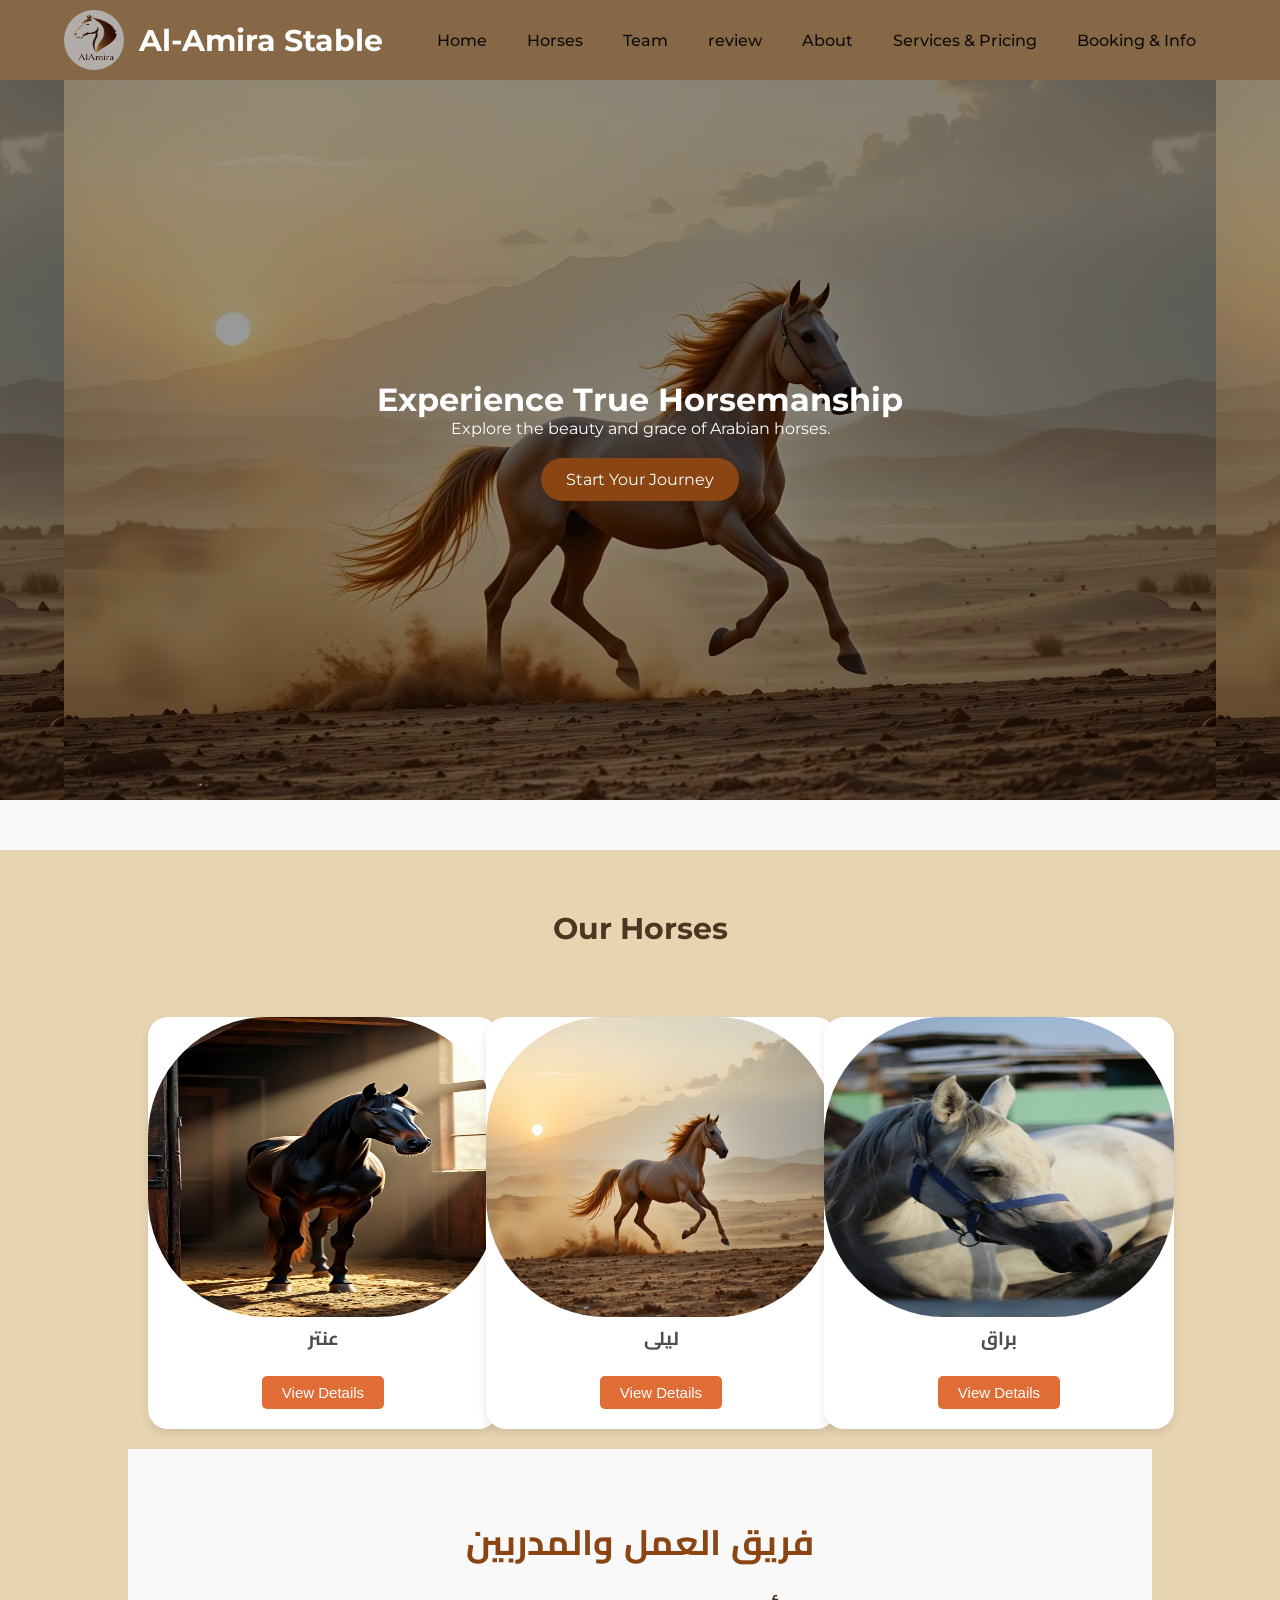
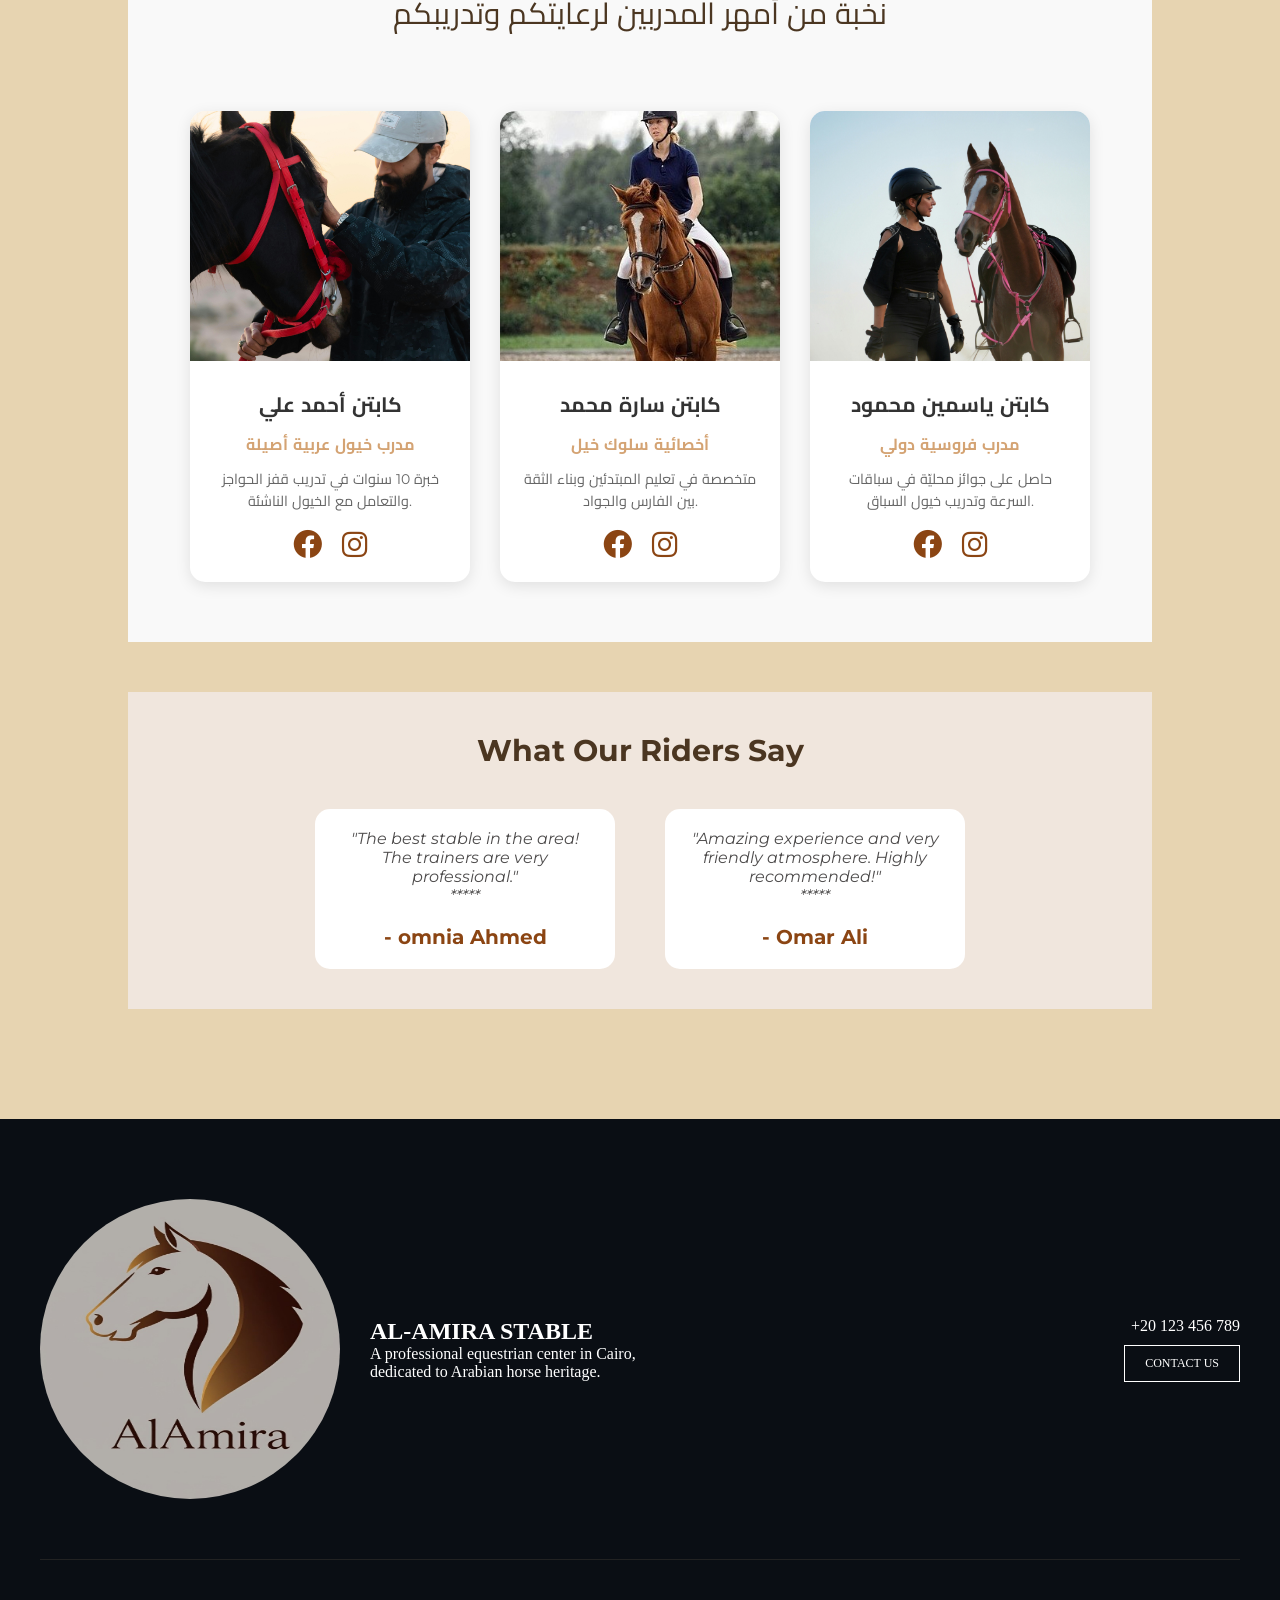
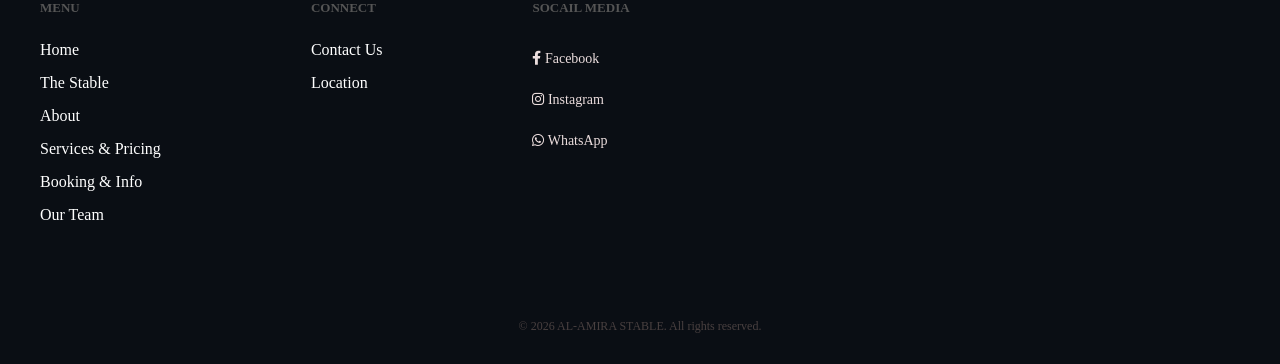
<file: index.html>
<!DOCTYPE html>
<html lang="en">
<head>
    <meta charset="UTF-8">
    <meta name="viewport" content="width=device-width, initial-scale=1.0">
    <link href="https://fonts.googleapis.com/css2?family=Cairo:wght@400;700&family=Montserrat:wght@400;700&display=swap" rel="stylesheet">
    <title>Home - Al-Amira Stable</title>
    <link rel="stylesheet" href="https://cdnjs.cloudflare.com/ajax/libs/font-awesome/6.0.0/css/all.min.css">
    <link rel="stylesheet" href="style.css">
</head>
<body>
    <nav class="navbar">
        <div class="brand">
            <img src="logo.jpg.jpeg" alt="" class="logo-img">
            <div class="logo">Al-Amira Stable</div>
        </div>
        <div class="menu-toggle">
            <i class="fas fa-bars"></i>
        </div>
        <ul class="nav-links">
            <li><a href="index.html">Home</a></li>
            <li><a href="#horsees">Horses</a></li>
            <li><a href="#team">Team</a></li>
            <li><a href="#review">review</a></li> 
            <li><a href="about.html">About</a></li>
            <li><a href="service.html">Services & Pricing</a></li>
            <li><a href="contact.html">Booking & Info</a></li>
        </ul>
        
    </nav>
    <header class="hero">
        <h1>Experience True Horsemanship</h1>
        <p>Explore the beauty and grace of Arabian horses.</p>
        <a href="contact.html" class="btn">Start Your Journey</a>
    </header>
    <main class="container">
        <section id="horsees">
   <h2 class="section-title">Our Horses</h2>
    <div class="horses-grid">
        <div class="horse-card">
            <img src="black horse.jpeg" alt="" class="horse-img">
            <h3>عنتر</h3>
            <a href="antar.html">
            <button class="btn-details">View Details</button></a>
        </div>
        <div class="horse-card">
            <img src="hourse-image-jpg.jpeg"  alt="" class="horse-img">
            <h3>ليلى</h3>
            <a href="layla.html">
            <button class="btn-details">View Details</button></a>
        </div>
        <div class="horse-card">
            <img src="pexels-reem-138931776-36584974.jpg"  alt="" class="horse-img">
            <h3>براق</h3>
            <a href="boraq.html"> 
            <button class="btn-details">View Details</button></a>
        </div>
    </div>
   </section>
    <section class="team-section" id="team">
    <div class="section-title">
        <h2>فريق العمل والمدربين</h2>
        <p>نخبة من أمهر المدربين لرعايتكم وتدريبكم</p>
    </div>
    <div class="team-container">
        <div class="team-card">
            <div class="team-image">
                <img src="pexels-apollostudio-31329193.jpg" alt="مدرب خيول">
            </div>
            <div class="team-info">
                <h3>كابتن أحمد علي</h3>
                <span>مدرب خيول عربية أصيلة</span>
                <p>خبرة 10 سنوات في تدريب قفز الحواجز والتعامل مع الخيول الناشئة.</p>
                <div class="social-links">
                    <a href="#"><i class="fab fa-facebook"></i></a>
                    <a href="#"><i class="fab fa-instagram"></i></a>
                </div>
            </div>
        </div>
        <div class="team-card">
            <div class="team-image">
                <img src="tran3.jpeg" alt="مدربة خيول">
            </div>
            <div class="team-info">
                <h3>كابتن سارة محمد</h3>
                <span>أخصائية سلوك خيل</span>
                <p>متخصصة في تعليم المبتدئين وبناء الثقة بين الفارس والجواد.</p>
                <div class="social-links">
                    <a href="#"><i class="fab fa-facebook"></i></a>
                    <a href="#"><i class="fab fa-instagram"></i></a>
                </div>
            </div>
        </div>
        <div class="team-card">
            <div class="team-image">
                <img src="pexels-abdullatif-mirza-394878769-33466952.jpg" alt="مدرب خيول">
            </div>
            <div class="team-info">
                <h3>كابتن ياسمين محمود</h3>
                <span>مدرب فروسية دولي</span>
                <p>حاصل على جوائز محليّة في سباقات السرعة وتدريب خيول السباق.</p>
                <div class="social-links">
                    <a href="#"><i class="fab fa-facebook"></i></a>
                    <a href="#"><i class="fab fa-instagram"></i></a>
                </div>
            </div>
        </div>
    </div>
</section>
        <section class="reviews-section" id="review">
            <h2 class="section-title">What Our Riders Say</h2>
            <div class="reviews-grid">
                <div class="review-card">
                    <p>"The best stable in the area! The trainers are very professional."</p>
                    <span>*****</span>
                    <h4>- omnia Ahmed</h4>
                </div>
                <div class="review-card">
                    <p>"Amazing experience and very friendly atmosphere. Highly recommended!"</p>
                    <span>*****</span>
                    <h4>- Omar Ali</h4>
                </div>
            </div>
        </section>
    </main>
    <footer class="footer">
    <div class="content">
        <div class="footer-row">
            <div class="footer-main">
                <img src="logo.jpg.jpeg" alt="Logo" class="footer-logo">
                <div class="footer-text">
                    <h1>AL-AMIRA STABLE</h1>
                    <p>A professional equestrian center in Cairo,<br>dedicated to Arabian horse heritage.</p>
                </div>
            </div>
            <div class="stable-contact">
                <span>+20 123 456 789</span>
                <a href="" class="footer-btn">CONTACT US</a>
            </div>
        </div>
        <div class="footer-icon">
            <div class="footer-col">
                <h3>MENU</h3>
                <a href="index.html">Home</a>
                <a href="#horees">The Stable</a>
                <a href="about.html">About</a></li>
                <a href="Service.html">Services & Pricing</a>
                <a href="contact.html">Booking & Info</a>
                <a href="#team">Our Team</a>
            </div>
            <div class="footer-col">
                <h3>CONNECT</h3>
                <a href="CONTACTUS.html">Contact Us</a>
                <a href="">Location</a></div>
                <div class="footer-col">
                    <h3>SOCAIL MEDIA</h3>
                <div class="social-icons">
                    <a href=""><i class="fab fa-facebook-f"></i> Facebook</a>
                    <a href=""><i class="fab fa-instagram"></i> Instagram</a>
                    <a href=""><i class="fab fa-whatsapp"></i> WhatsApp</a>
                </div>
            </div>
        </div>
        <div class="footer-bottom">
            <p>© 2026 AL-AMIRA STABLE. All rights reserved.</p>
        </div>
    </div>
</footer>

    <script src="script.js"></script>
</body>
</html>
</file>
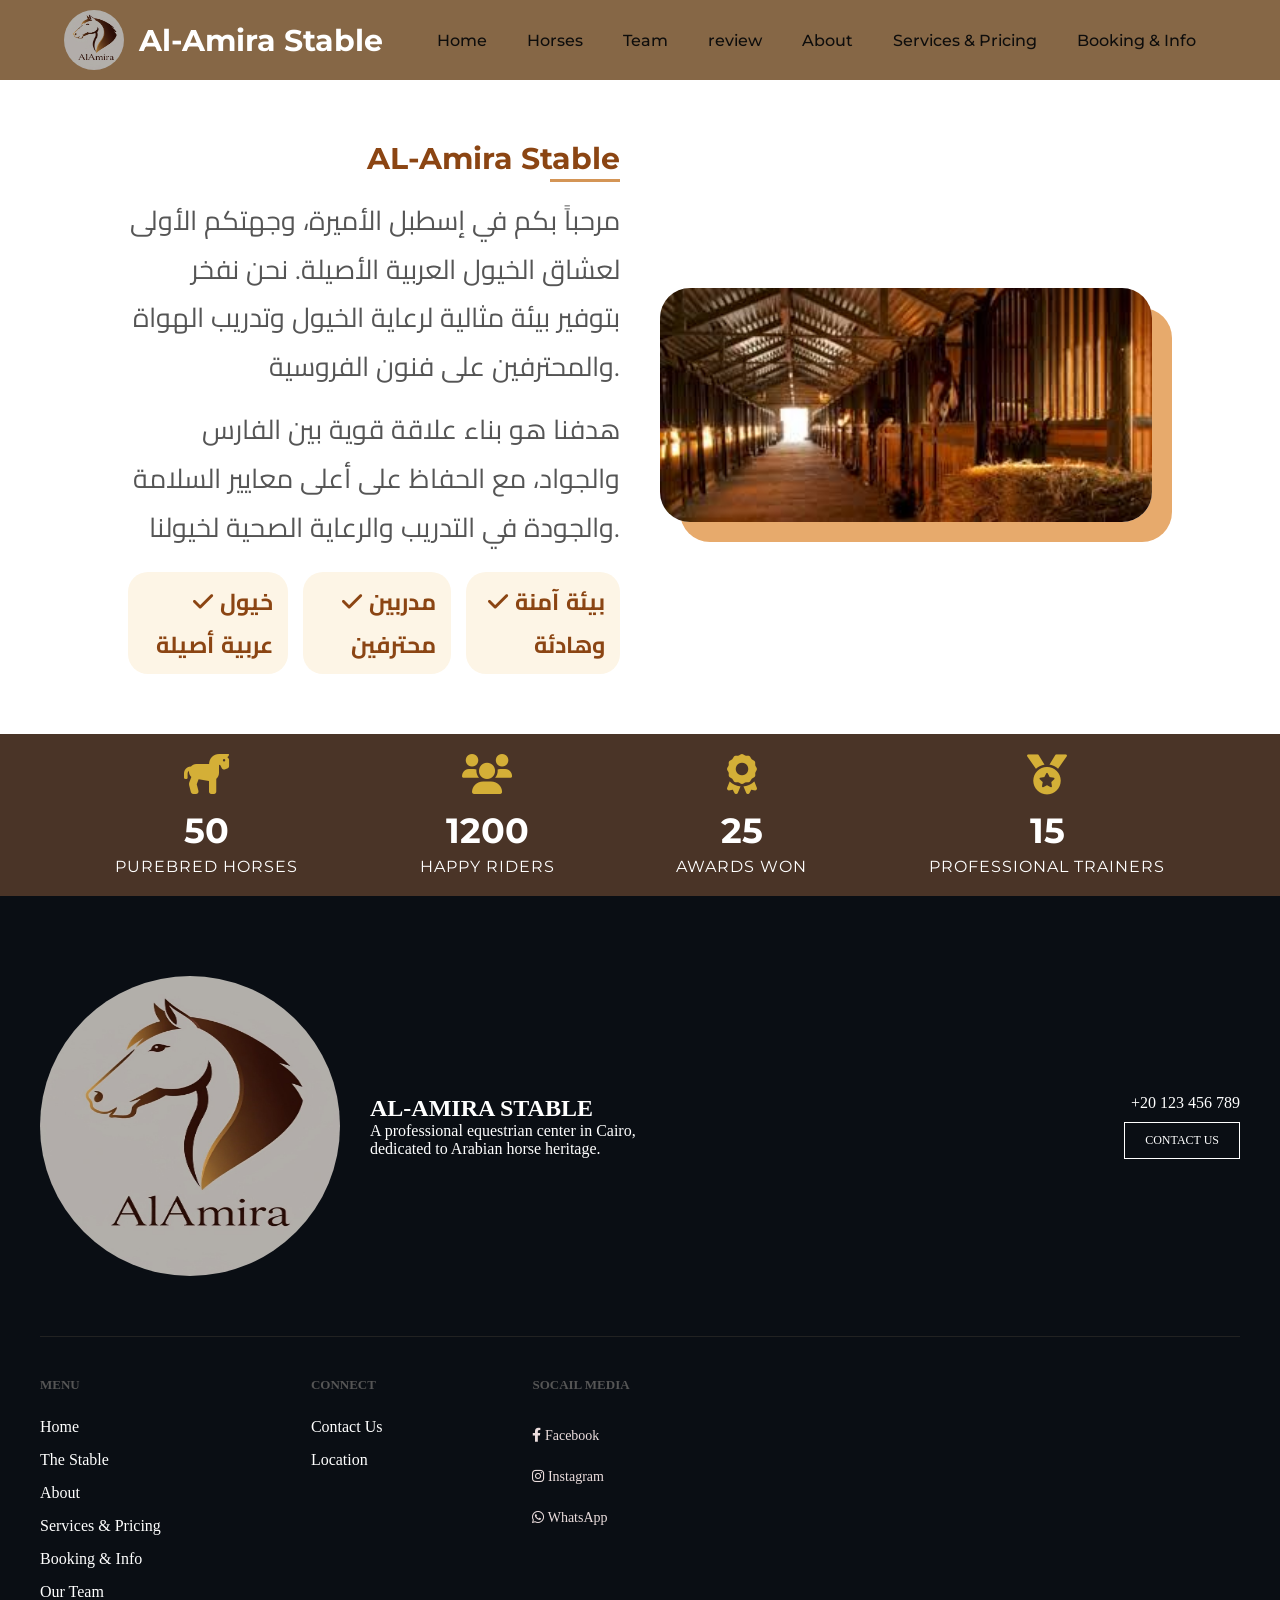
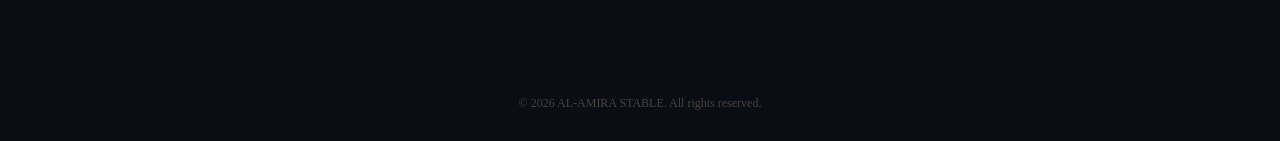
<file: about.html>
<!DOCTYPE html>
<html lang="en">
<head>
    <meta charset="UTF-8">
    <meta name="viewport" content="width=device-width, initial-scale=1.0">
    <link href="https://fonts.googleapis.com/css2?family=Cairo:wght@400;700&family=Montserrat:wght@400;700&display=swap" rel="stylesheet">
    <title>Our Story - Al-Amira Stable</title>
    <link rel="stylesheet" href="https://cdnjs.cloudflare.com/ajax/libs/font-awesome/6.0.0/css/all.min.css">
    <link rel="stylesheet" href="style.css">
</head>
<body>
    <nav class="navbar">
        <div class="brand">
            <img src="logo.jpg.jpeg" alt="" class="logo-img">
            <div class="logo">Al-Amira Stable</div>
        </div>
       <div class="menu-toggle">
            <i class="fas fa-bars"></i>
        </div>
        <ul class="nav-links">
            <li><a href="index.html">Home</a></li>
             <li><a href="index.html#horsees">Horses</a></li>
            <li><a href="index.html#team">Team</a></li>
            <li><a href="index.html#review">review</a></li>           
             <li><a href="about.html">About</a></li>
            <li><a href="service.html">Services & Pricing</a></li>
            <li><a href="contact.html">Booking & Info</a></li>
        </ul>
    </nav>
    <section class="about-section">
    <div class="about-container">
        <div class="about-text">
            <h2>AL-Amira Stable</h2>
            <p>
                مرحباً بكم في إسطبل الأميرة، وجهتكم الأولى لعشاق الخيول العربية الأصيلة. نحن نفخر بتوفير بيئة مثالية لرعاية الخيول وتدريب الهواة والمحترفين على فنون الفروسية.
            </p>
            <p>
                هدفنا هو بناء علاقة قوية بين الفارس والجواد، مع الحفاظ على أعلى معايير السلامة والجودة في التدريب والرعاية الصحية لخيولنا.
            </p>
            <div class="about-features">
                <span><i class="fas fa-check"></i> خيول عربية أصيلة</span>
                <span><i class="fas fa-check"></i> مدربين محترفين</span>
                <span><i class="fas fa-check"></i> بيئة آمنة وهادئة</span>
            </div>
        </div>
        <div class="about-image">
            <img src="download.jpg" alt="عن الإسطبل">
        </div>
    </div>
</section>
   <section class="stats-container">
    <div class="stat-item">
        <i class="fas fa-horse"></i>
        <h2 class="count">50</h2>
        <p>Purebred Horses</p>
    </div>
    <div class="stat-item">
        <i class="fas fa-users"></i>
        <h2 class="counter" >1200</h2>
        <p>Happy Riders</p>
    </div>
    <div class="stat-item">
        <i class="fas fa-award"></i>
        <h2 class="counter">25</h2>
        <p>Awards Won</p>
    </div>
    <div class="stat-item">
        <i class="fas fa-medal"></i>
        <h2 class="counter" >15</h2>
        <p>Professional Trainers</p>
    </div>
</section>  
    <footer class="footer">
    <div class="content">
        <div class="footer-row">
            <div class="footer-main">
                <img src="logo.jpg.jpeg" alt="Logo" class="footer-logo">
                <div class="footer-text">
                    <h1>AL-AMIRA STABLE</h1>
                    <p>A professional equestrian center in Cairo,<br>dedicated to Arabian horse heritage.</p>
                </div>
            </div>
            <div class="stable-contact">
                <span>+20 123 456 789</span>
                <a href="" class="footer-btn">CONTACT US</a>
            </div>
        </div>
        <div class="footer-icon">
            <div class="footer-col">
                <h3>MENU</h3>
                 <a href="index.html">Home</a>
                <a href="#horees">The Stable</a>
                <a href="about.html">About</a></li>
                <a href="Service.html">Services & Pricing</a>
                <a href="contact.html">Booking & Info</a>
                <a href="#team">Our Team</a>
            </div>
            <div class="footer-col">
                <h3>CONNECT</h3>
                <a href="">Contact Us</a>
                <a href="">Location</a></div>
                <div class="footer-col">
                    <h3>SOCAIL MEDIA</h3>
                <div class="social-icons">
                    <a href=""><i class="fab fa-facebook-f"></i> Facebook</a>
                    <a href=""><i class="fab fa-instagram"></i> Instagram</a>
                    <a href=""><i class="fab fa-whatsapp"></i> WhatsApp</a>
                </div>
            </div>
        </div>
        <div class="footer-bottom">
            <p>© 2026 AL-AMIRA STABLE. All rights reserved.</p>
        </div>
    </div>
</footer>
<script src="script.js"></script>
    </body>
</html>
</file>
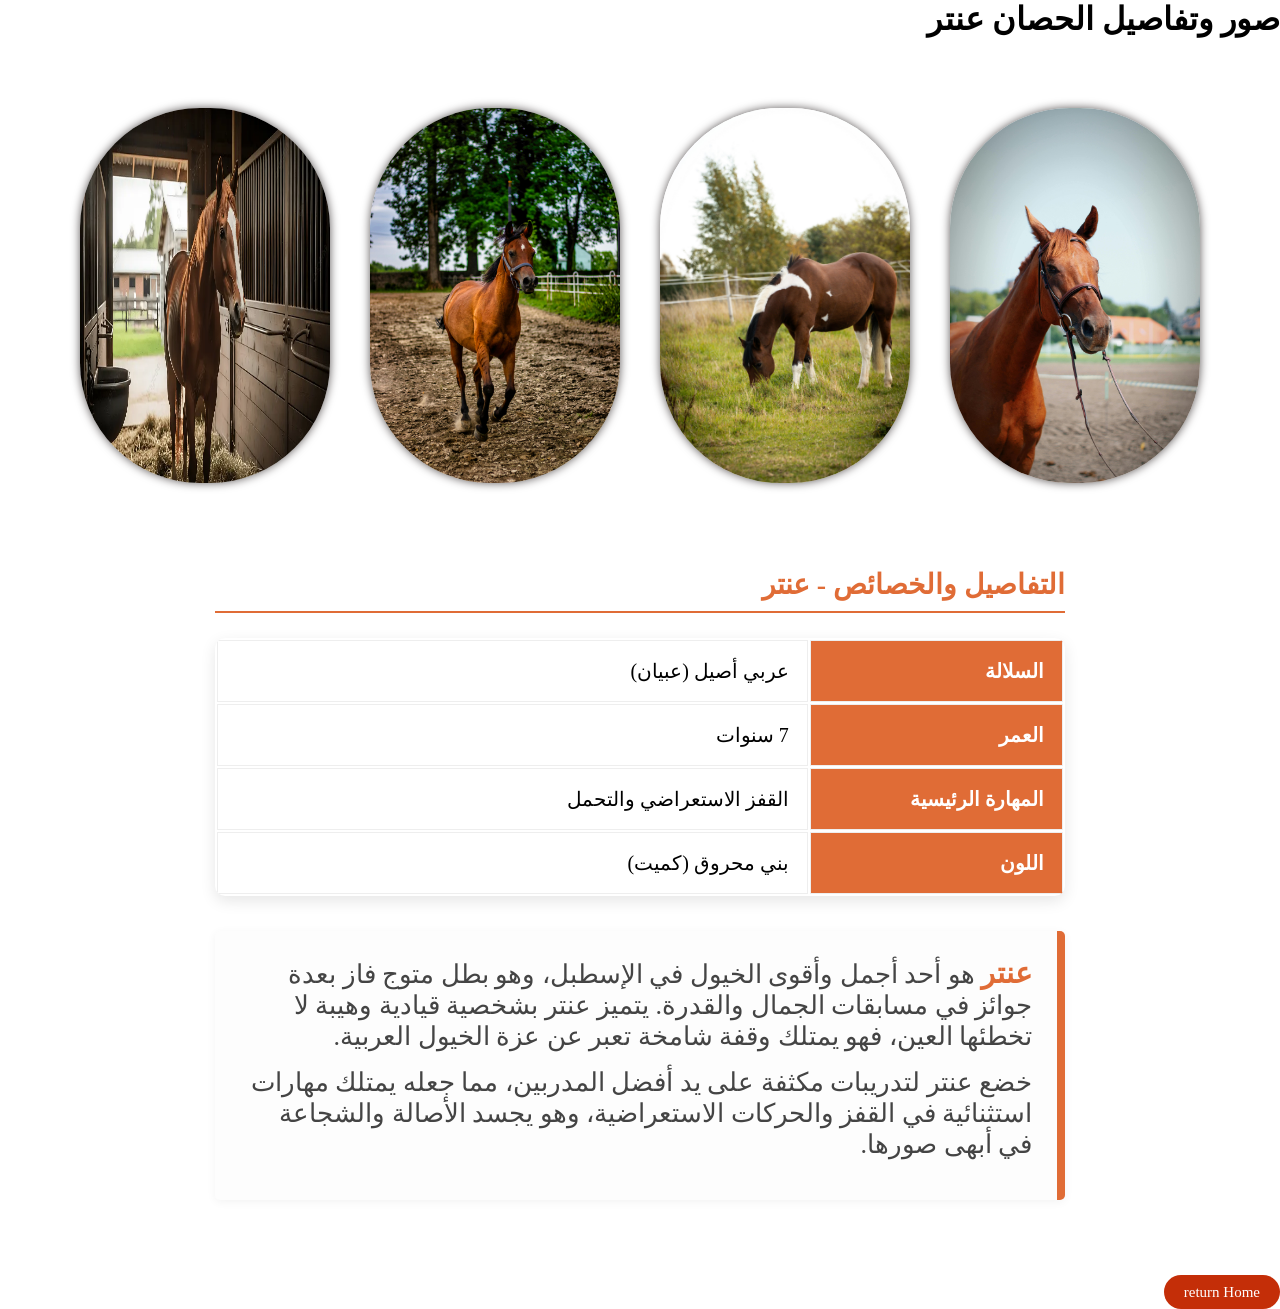
<file: antar.html>
<!DOCTYPE html>
<html lang="ar" dir="rtl">
<head>
    <meta charset="UTF-8">
    <link rel="stylesheet" href="antar,borag,layla.css">
    <title>تفاصيل الحصان</title>
</head>
<body>
    <h1> صور وتفاصيل الحصان عنتر </h1>
    <div class="gallery">
        <img src="antar2.jpg" alt="" >
        <img src="anter.jpg"    alt="" >
        <img src="antar3.jpg" alt="">
        <img src="anter4.webp" alt="">
    </div>
    <div class="horse-info-section">
    <h2>التفاصيل والخصائص - عنتر</h2>

    <table class="details-table">
        <tr>
            <th>السلالة</th>
            <td>عربي أصيل (عبيان)</td>
        </tr>
        <tr>
            <th>العمر</th>
            <td>7 سنوات</td>
        </tr>
        <tr>
            <th>المهارة الرئيسية</th>
            <td>القفز الاستعراضي والتحمل</td>
        </tr>
        <tr>
            <th>اللون</th>
            <td>بني محروق (كميت)</td>
        </tr>
    </table>
    <div class="horse-description">
        <p><b>عنتر</b> هو أحد أجمل وأقوى الخيول في الإسطبل، وهو بطل متوج فاز بعدة جوائز في مسابقات الجمال والقدرة. يتميز عنتر بشخصية قيادية وهيبة لا تخطئها العين، فهو يمتلك وقفة شامخة تعبر عن عزة الخيول العربية.</p>
        <p>خضع عنتر لتدريبات مكثفة على يد أفضل المدربين، مما جعله يمتلك مهارات استثنائية في القفز والحركات الاستعراضية، وهو يجسد الأصالة والشجاعة في أبهى صورها.</p>
    </div>
</div>
  


    <br>
    <a href="index.html">return Home</a>
</body>
</html>
</file>
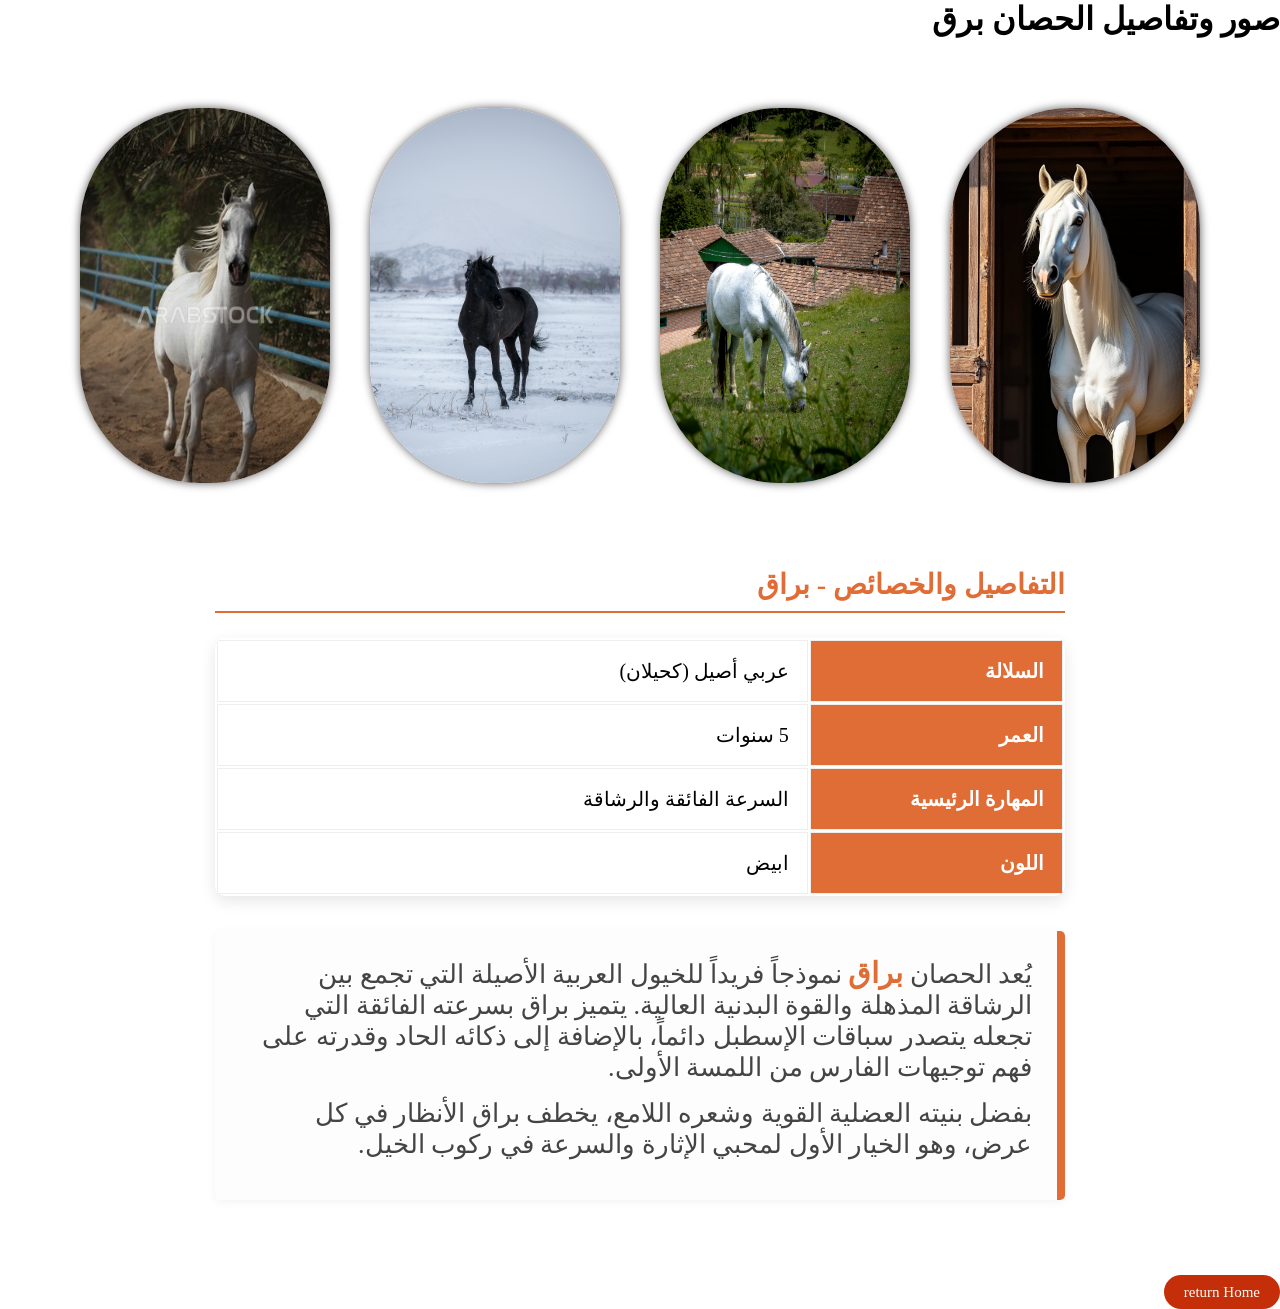
<file: boraq.html>
<!DOCTYPE html>
<html lang="ar" dir="rtl">
<head>
    <meta charset="UTF-8">
    <link rel="stylesheet" href="antar,borag,layla.css">
    <title>تفاصيل الحصان</title>
</head>
<body>
    <h1>صور وتفاصيل الحصان  برق</h1>
    
    <div class="gallery">
        <img src="barq1.jpeg"  alt="">
        <img src="barq2.jpg"   alt="">
        <img src="barq3.jpg"  alt="">
        <img src="barq4.jpg"   alt="">
    </div>
    <div class="horse-info-section">
    <h2>التفاصيل والخصائص - براق</h2>
    
    <table class="details-table">
        <tr>
            <th>السلالة</th>
            <td>عربي أصيل (كحيلان)</td>
        </tr>
        <tr>
            <th>العمر</th>
            <td>5 سنوات</td>
        </tr>
        <tr>
            <th>المهارة الرئيسية</th>
            <td>السرعة الفائقة والرشاقة</td>
        </tr>
        <tr>
            <th>اللون</th>
            <td>ابيض</td>
        </tr>
    </table>
    <div class="horse-description">
        <p>يُعد الحصان <b>براق</b> نموذجاً فريداً للخيول العربية الأصيلة التي تجمع بين الرشاقة المذهلة والقوة البدنية العالية. يتميز براق بسرعته الفائقة التي تجعله يتصدر سباقات الإسطبل دائماً، بالإضافة إلى ذكائه الحاد وقدرته على فهم توجيهات الفارس من اللمسة الأولى.</p>
        <p>بفضل بنيته العضلية القوية وشعره اللامع، يخطف براق الأنظار في كل عرض، وهو الخيار الأول لمحبي الإثارة والسرعة في ركوب الخيل.</p>
    </div>
</div>

    <br>
    <a href="index.html">return Home</a>
</body>
</html>
</file>
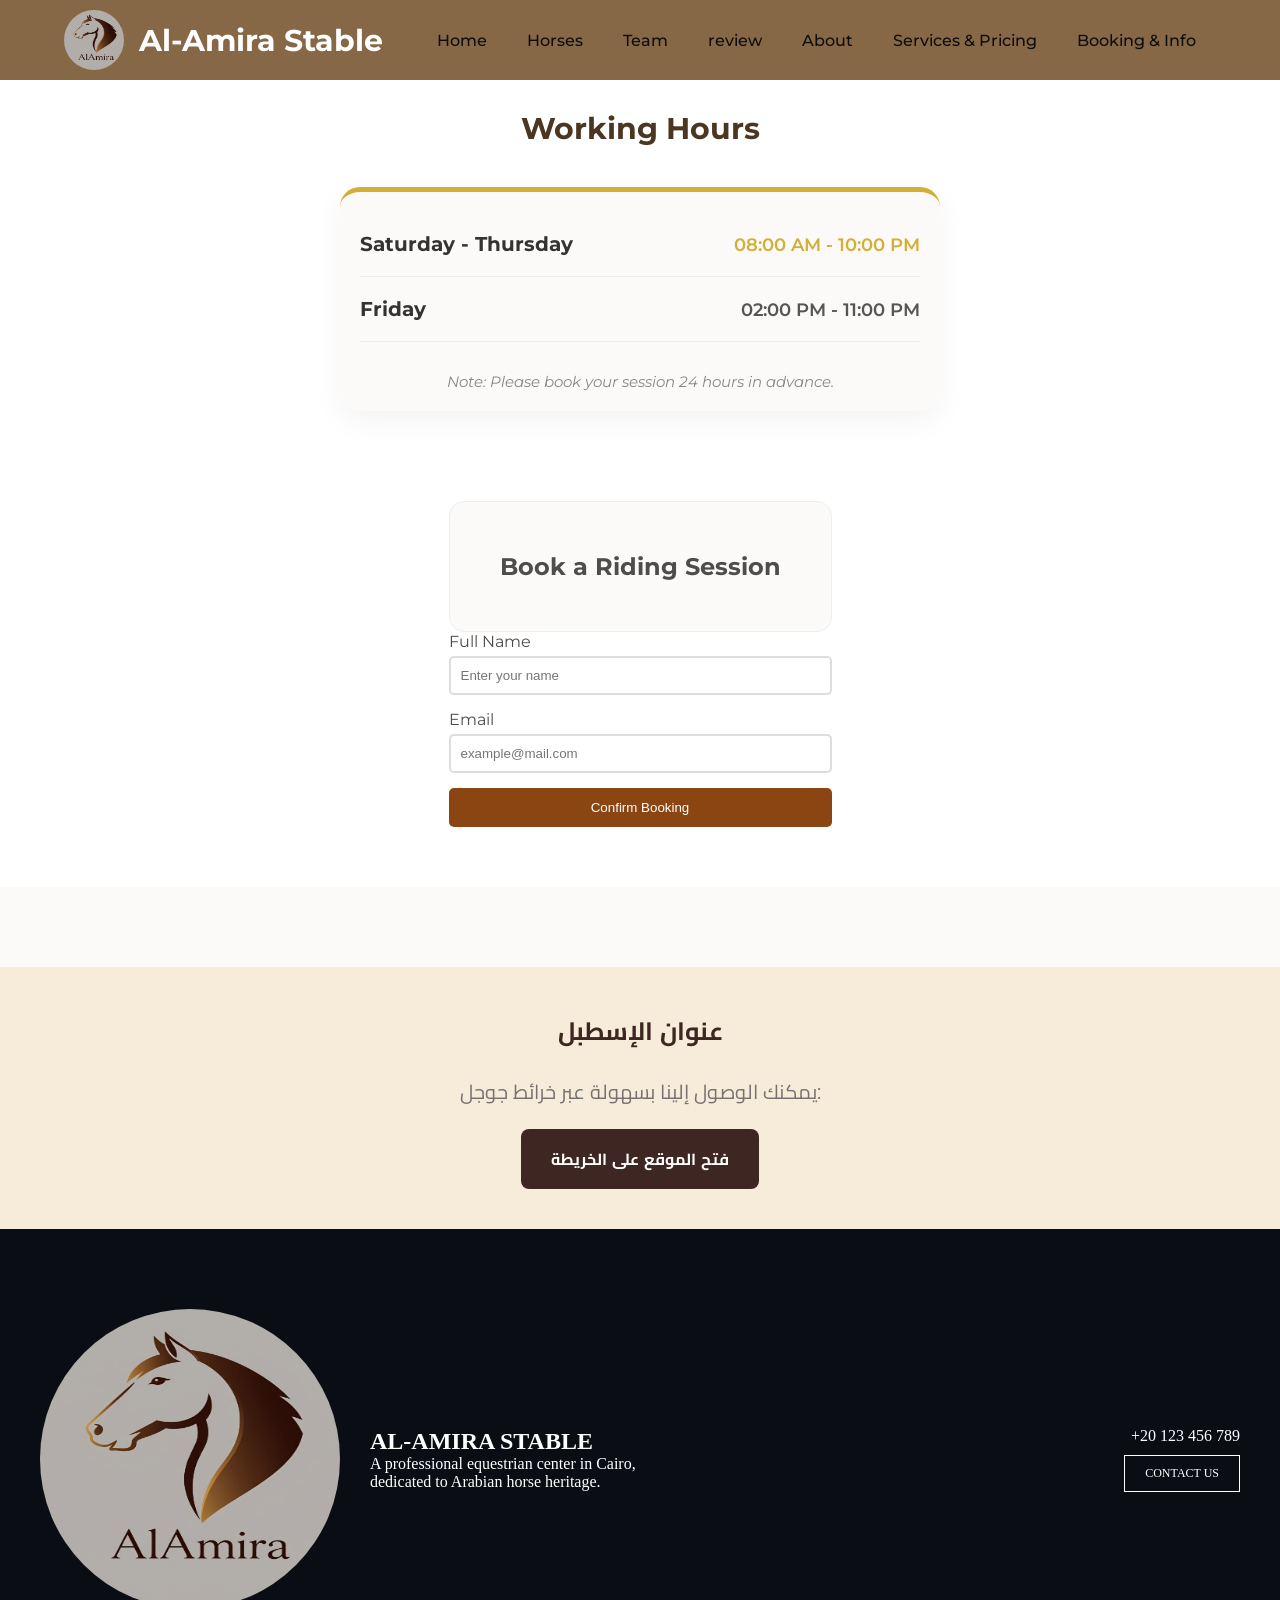
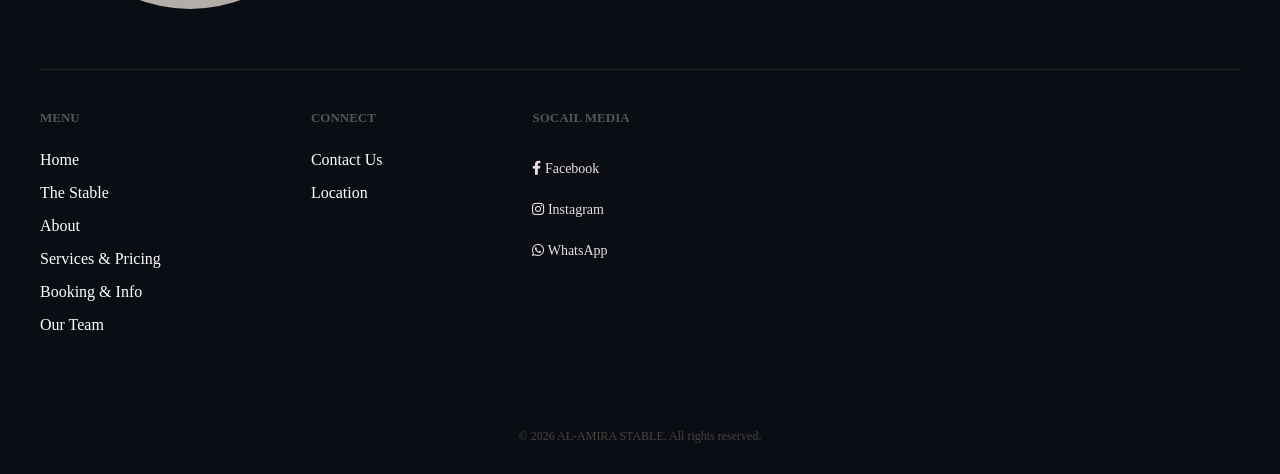
<file: contact.html>
<!DOCTYPE html>
<html lang="en">
<head>
    <meta charset="UTF-8">
    <meta name="viewport" content="width=device-width, initial-scale=1.0">
    <link href="https://fonts.googleapis.com/css2?family=Cairo:wght@400;700&family=Montserrat:wght@400;700&display=swap" rel="stylesheet">
    <title>Book Now - Al-Amira Stable</title>
    <link rel="stylesheet" href="https://cdnjs.cloudflare.com/ajax/libs/font-awesome/6.0.0/css/all.min.css">
    <link rel="stylesheet" href="style.css">
</head>
<body>
    <nav class="navbar">
        <div class="brand">
            <img src="logo.jpg.jpeg" alt="" class="logo-img">
            <div class="logo">Al-Amira Stable</div>
        </div>
        <div class="menu-toggle">
            <i class="fas fa-bars"></i>
        </div>
        <ul class="nav-links">
            <li><a href="index.html">Home</a></li>
              <li><a href="index.html#horsees">Horses</a></li>
            <li><a href="index.html#team">Team</a></li>
            <li><a href="index.html#review">review</a></li> 
            <li><a href="about.html">About</a></li>
            <li><a href="service.html">Services & Pricing</a></li>
            <li><a href="contact.html">Booking & Info</a></li>
        </ul>
    </nav>
        <section class="opening-hours">
    <h2 class="section-title">Working Hours</h2>
    <div class="hours-wrapper">
        <div class="hours-card">
            <div class="hours-row">
                <span class="day">Saturday - Thursday</span>
                <span class="time">08:00 AM - 10:00 PM</span>
            </div>
            <div class="hours-row">
                <span class="day">Friday</span>
                <span class="time special">02:00 PM - 11:00 PM</span>
            </div>
            <p class="hours-note">Note: Please book your session 24 hours in advance.</p>
        </div>
    </div>
</section>
    <main class="contact " >
        <div class="form-card">
            <h2>Book a Riding Session</h2>
            <form class="bookingForm">
                <div class="form-group">
                    <label>Full Name</label>
                    <input type="text" class="userName" placeholder="Enter your name">
                </div>
                <div class="form-group">
                    <label>Email</label>
                    <input type="email" class="userEmail" placeholder="example@mail.com">
                </div>
                <button type="click" class="submit-btn">Confirm Booking</button>
            </form>
        </div>
    </main>
    <section class="map-link-section">
    <h2>عنوان الإسطبل</h2><br>
    <p>يمكنك الوصول إلينا بسهولة عبر خرائط جوجل:</p><br>
    <a href="https://maps.app.goo.gl/your-location-link" target="_blank" class="map-button">
        فتح الموقع على الخريطة
    </a>
</section>
    <footer class="footer">
    <div class="content">
        <div class="footer-row">
            <div class="footer-main">
                <img src="logo.jpg.jpeg" alt="Logo" class="footer-logo">
                <div class="footer-text">
                    <h1>AL-AMIRA STABLE</h1>
                    <p>A professional equestrian center in Cairo,<br>dedicated to Arabian horse heritage.</p>
                </div>
            </div>
            <div class="stable-contact">
                <span>+20 123 456 789</span>
                <a href="" class="footer-btn">CONTACT US</a>
            </div>
        </div>
        <div class="footer-icon">
            <div class="footer-col">
                <h3>MENU</h3>
                <a href="index.html">Home</a>
                <a href="#horees">The Stable</a>
                <a href="about.html">About</a></li>
                <a href="Service.html">Services & Pricing</a>
                <a href="contact.html">Booking & Info</a>
                <a href="#team">Our Team</a>
            </div>
            <div class="footer-col">
                <h3>CONNECT</h3>
                <a href="">Contact Us</a>
                <a href="">Location</a></div>
                <div class="footer-col">
                    <h3>SOCAIL MEDIA</h3>
                <div class="social-icons">
                    <a href=""><i class="fab fa-facebook-f"></i> Facebook</a>
                    <a href=""><i class="fab fa-instagram"></i> Instagram</a>
                    <a href=""><i class="fab fa-whatsapp"></i> WhatsApp</a>
                </div>
            </div>
        </div>
        <div class="footer-bottom">
            <p>© 2026 AL-AMIRA STABLE. All rights reserved.</p>
        </div>
    </div>
</footer>

<script src="script.js"></script>

    </body>
</html>
</file>
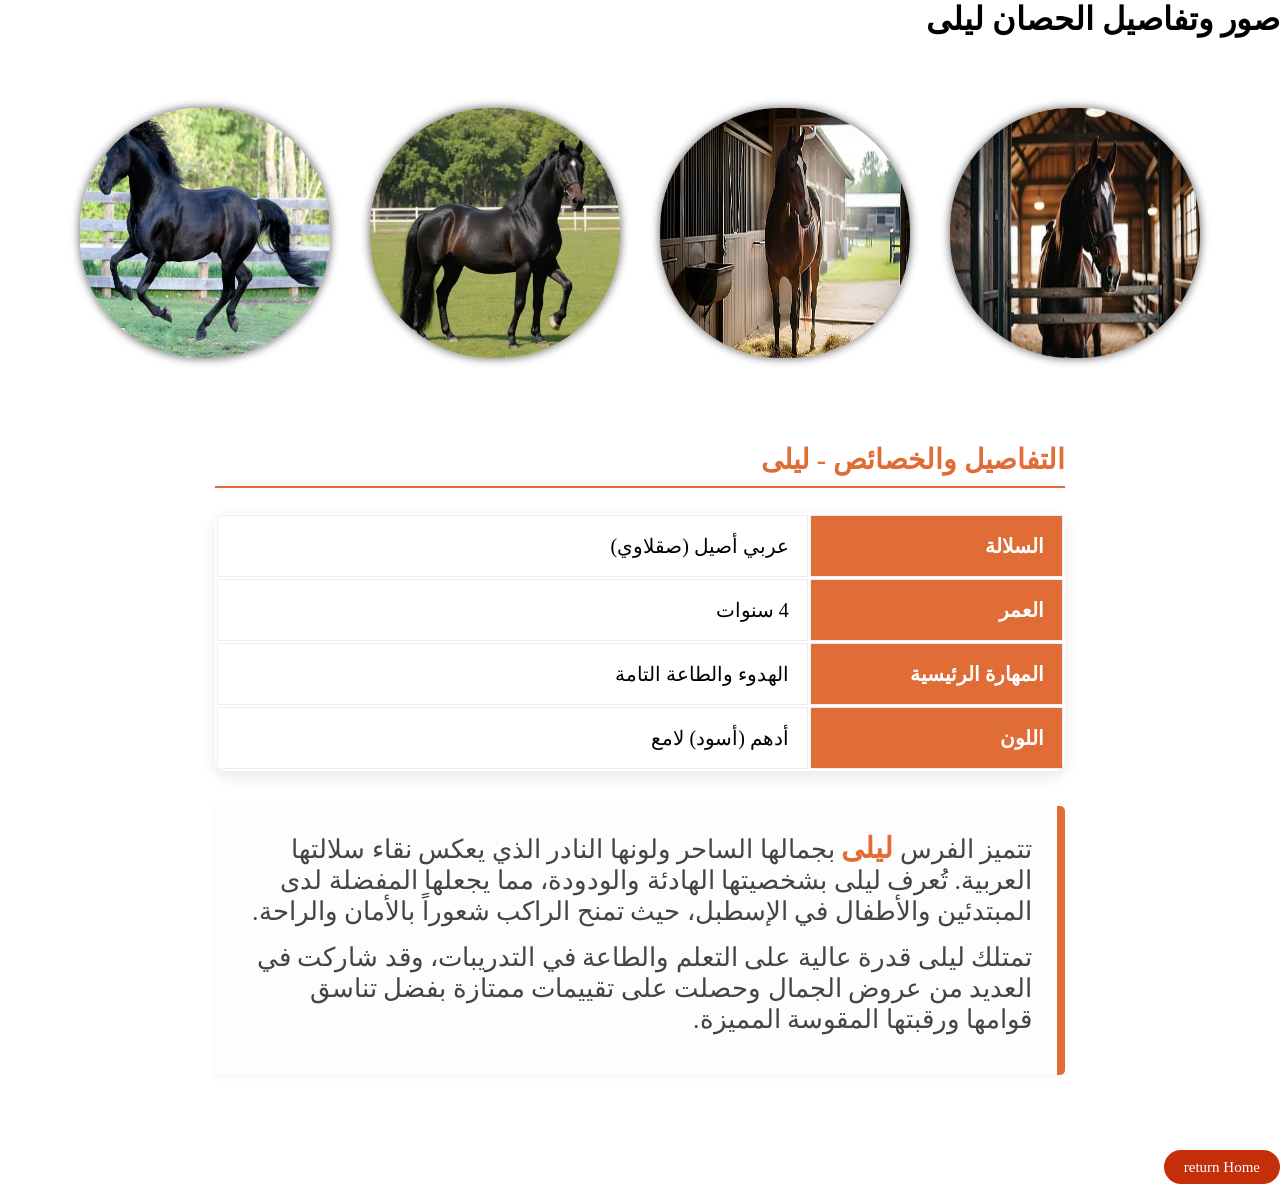
<file: layla.html>
<!DOCTYPE html>
<html lang="ar" dir="rtl">
<head>
    <meta charset="UTF-8">
    <link rel="stylesheet" href="antar,borag,layla.css">
    <title>تفاصيل الحصان</title>
</head>
<body>
    <h1>صور وتفاصيل الحصان ليلى </h1>
    
    <div class="gallery">
        <img src="layla1.webp" alt="">
        <img src="layla2.webp" alt="">
        <img src="barq3.webp" alt="">
        <img src="layla4.jpg" alt="">
    </div>
    <div class="horse-info-section">
    <h2>التفاصيل والخصائص - ليلى</h2>
    <table class="details-table">
        <tr>
            <th>السلالة</th>
            <td>عربي أصيل (صقلاوي)</td>
        </tr>
        <tr>
            <th>العمر</th>
            <td>4 سنوات</td>
        </tr>
        <tr>
            <th>المهارة الرئيسية</th>
            <td>الهدوء والطاعة التامة</td>
        </tr>
        <tr>
            <th>اللون</th>
            <td>أدهم (أسود) لامع</td>
        </tr>
    </table>
    <div class="horse-description">
        <p>تتميز الفرس <b>ليلى</b> بجمالها الساحر ولونها النادر الذي يعكس نقاء سلالتها العربية. تُعرف ليلى بشخصيتها الهادئة والودودة، مما يجعلها المفضلة لدى المبتدئين والأطفال في الإسطبل، حيث تمنح الراكب شعوراً بالأمان والراحة.</p>
        <p>تمتلك ليلى قدرة عالية على التعلم والطاعة في التدريبات، وقد شاركت في العديد من عروض الجمال وحصلت على تقييمات ممتازة بفضل تناسق قوامها ورقبتها المقوسة المميزة.</p>
    </div>
</div>
    <br>
    <a href="index.html">return Home</a>
</body>
</html>
</file>
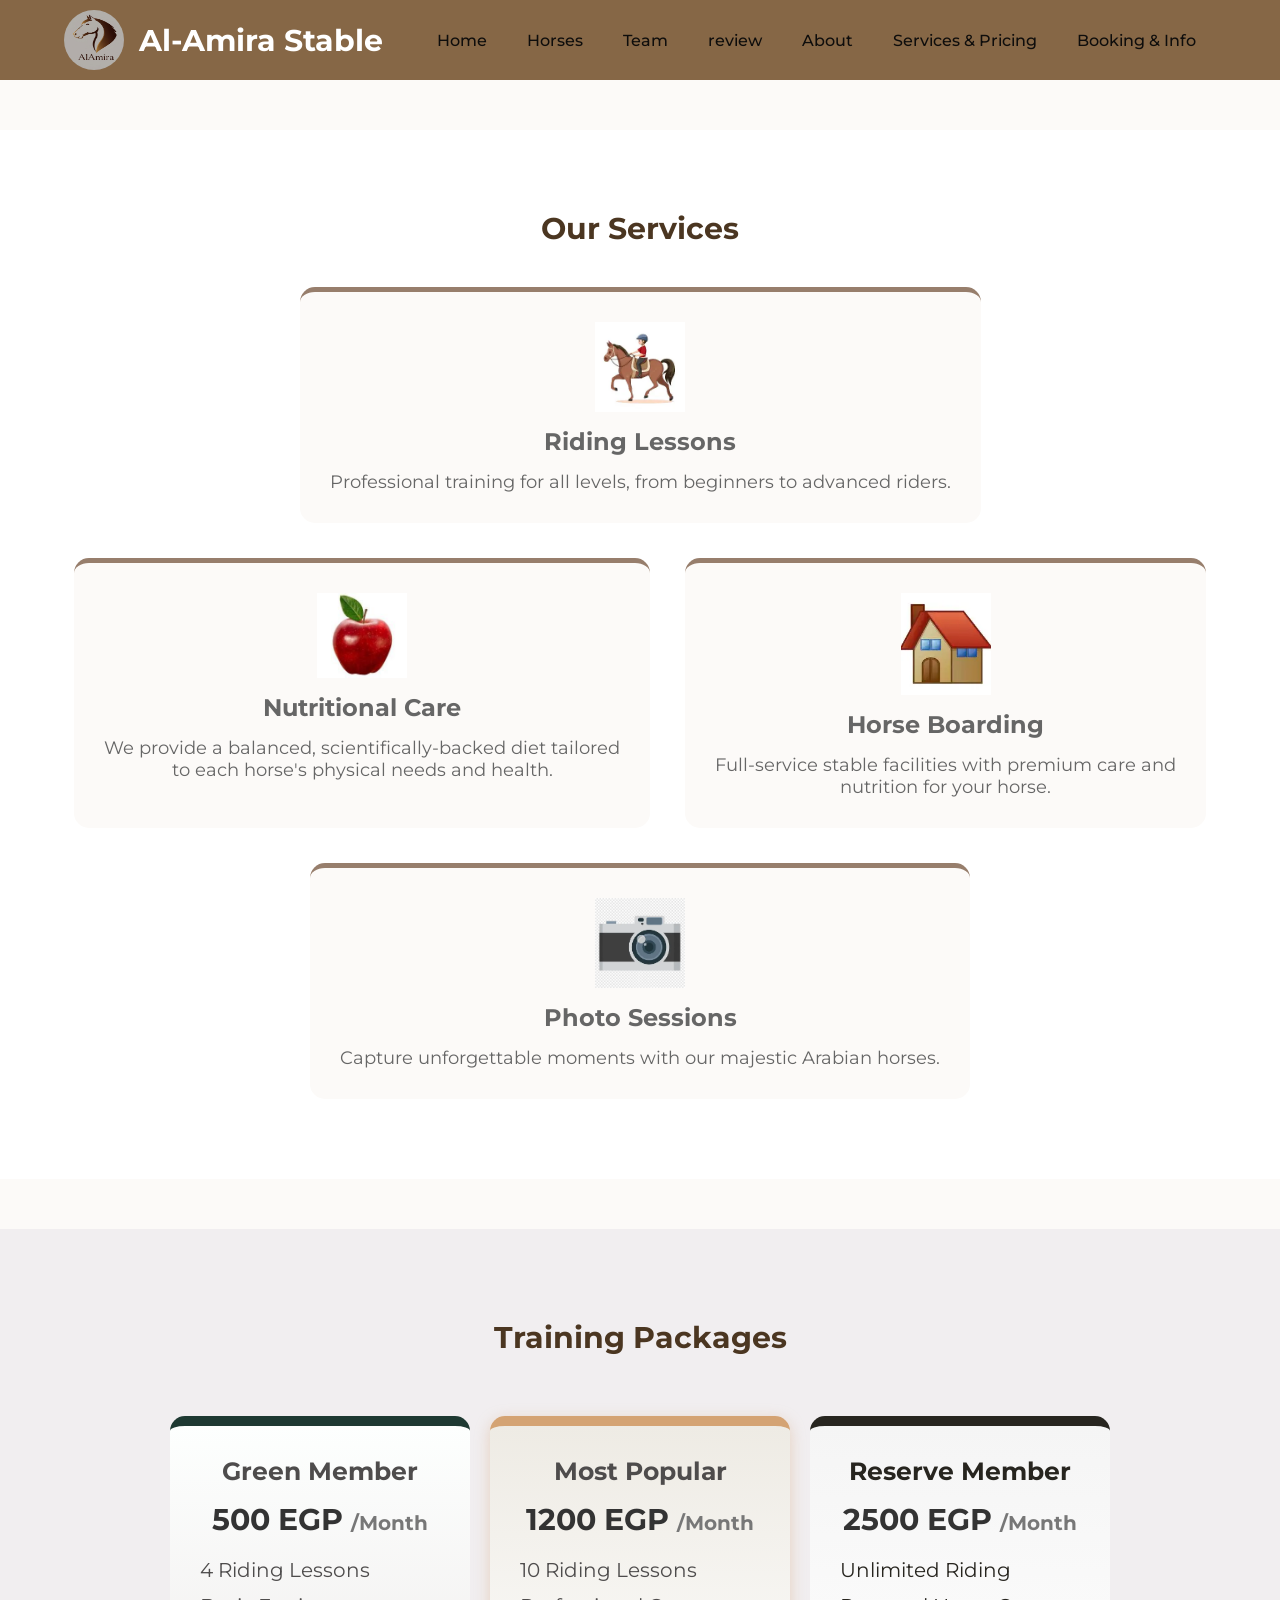
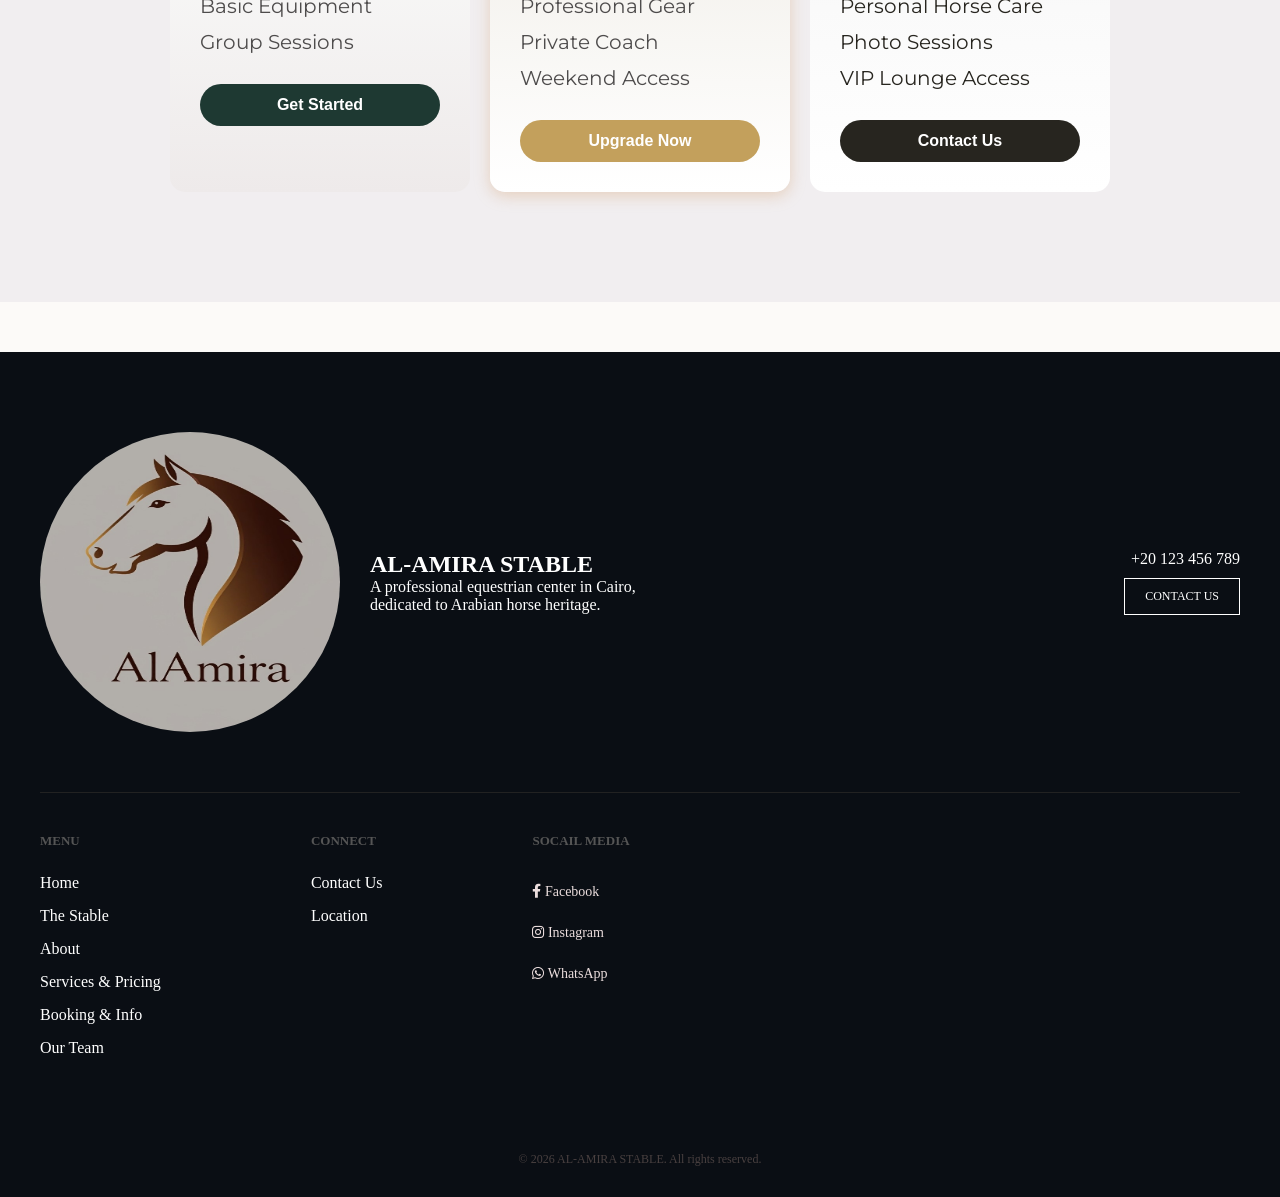
<file: service.html>
<!DOCTYPE html>
<html lang="en">
<head>
    <meta charset="UTF-8">
    <meta name="viewport" content="width=device-width, initial-scale=1.0">
    <link rel="stylesheet" href="https://cdnjs.cloudflare.com/ajax/libs/font-awesome/6.0.0/css/all.min.css">
    <link href="https://fonts.googleapis.com/css2?family=Cairo:wght@400;700&family=Montserrat:wght@400;700&display=swap" rel="stylesheet">
    <link rel="stylesheet" href="style.css">
    <title>Document</title>
</head>
<body>
    <nav class="navbar">
        <div class="brand">
            <img src="logo.jpg.jpeg" alt="" class="logo-img">
            <div class="logo">Al-Amira Stable</div>
        </div>
        <div class="menu-toggle">
            <i class="fas fa-bars"></i>
        </div>
        <ul class="nav-links">
            <li><a href="index.html">Home</a></li>
            <li><a href="index.html#horsees">Horses</a></li>
            <li><a href="index.html#team">Team</a></li>
            <li><a href="index.html#review">review</a></li> 
            <li><a href="about.html">About</a></li>
            <li><a href="service.html">Services & Pricing</a></li>
            <li><a href="contact.html">Booking & Info</a></li>
        </ul>
    </nav>
    <section class="service container">
    <h2 class="section-title">Our Services</h2>
    <div class="services-container">
        <div class="service-item">
            <img src="download.webp" alt="riding" class="service-img">
            <h3>Riding Lessons</h3>
            <p>Professional training for all levels, from beginners to advanced riders.</p>
        </div>
        <div class="service-item">
            <img src="download (3).jpg" alt="food" class="service-img">
            <h3>Nutritional Care</h3>
            <p>We provide a balanced, scientifically-backed diet tailored<br> to each horse's physical needs and health.</p>
        </div>
        <div class="service-item">
            <img src="download (1).webp" alt="horse" class="service-img">
            <h3>Horse Boarding</h3>
            <p>Full-service stable facilities with premium care and<br> nutrition for your horse.</p>
        </div>
        <div class="service-item">
            <img src="OIP (3).webp" alt="photo" class="service-img">
            <h3>Photo Sessions</h3>
            <p>Capture unforgettable moments with our majestic Arabian horses.</p>
        </div>
    </div>
</section>
        <section class="pricing-section">
    <h2 class="section-title">Training Packages</h2>
    <div class="pricing-container">
        <div class="price-card green-status">
            <h3>Green Member</h3>
            <p class="price">500 EGP <span>/Month</span></p>
            <ul class="price-list">
                <li> 4 Riding Lessons</li>
                <li> Basic Equipment</li>
                <li> Group Sessions</li>
            </ul>
            <button class="price-btn">Get Started</button>
        </div>

        <div class="price-card gold-status">
            <!-- <div class="featured-tag">Most Popular</div> -->
            <h3>Most Popular</h3>
            <p class="price">1200 EGP <span>/Month</span></p>
            <ul class="price-list">
                <li>10 Riding Lessons</li>
                <li> Professional Gear</li>
                <li> Private Coach</li>
                <li> Weekend Access</li>
            </ul>
            <button class="price-btn">Upgrade Now</button>
        </div>

        <div class="price-card reserve-status">
            <h3>Reserve Member</h3>
            <p class="price">2500 EGP <span>/Month</span></p>
            <ul class="price-list">
                <li> Unlimited Riding</li>
                <li> Personal Horse Care</li>
                <li>Photo Sessions</li>
                <li>VIP Lounge Access</li>
            </ul>
            <button class="price-btn">Contact Us</button>
        </div>
    </div>
</section>
<footer class="footer">
    <div class="content">
        <div class="footer-row">
            <div class="footer-main">
                <img src="logo.jpg.jpeg" alt="Logo" class="footer-logo">
                <div class="footer-text">
                    <h1>AL-AMIRA STABLE</h1>
                    <p>A professional equestrian center in Cairo,<br>dedicated to Arabian horse heritage.</p>
                </div>
            </div>
            <div class="stable-contact">
                <span>+20 123 456 789</span>
                <a href="" class="footer-btn">CONTACT US</a>
            </div>
        </div>
        <div class="footer-icon">
            <div class="footer-col">
                <h3>MENU</h3>
             <a href="index.html">Home</a>
                <a href="#horees">The Stable</a>
                <a href="about.html">About</a></li>
                <a href="Service.html">Services & Pricing</a>
                <a href="contact.html">Booking & Info</a>
                <a href="#team">Our Team</a>
             
            </div>
            <div class="footer-col">
                <h3>CONNECT</h3>
                <a href="">Contact Us</a>
                <a href="">Location</a></div>
                <div class="footer-col">
                    <h3>SOCAIL MEDIA</h3>
                <div class="social-icons">
                    <a href=""><i class="fab fa-facebook-f"></i> Facebook</a>
                    <a href=""><i class="fab fa-instagram"></i> Instagram</a>
                    <a href=""><i class="fab fa-whatsapp"></i> WhatsApp</a>
                </div>
            </div>
        </div>
        <div class="footer-bottom">
            <p>© 2026 AL-AMIRA STABLE. All rights reserved.</p>
        </div>
    </div>
</footer>

<script src="script.js"></script>
</body>
</html>
</file>
<file: style.css>
* {
    box-sizing: border-box;
    margin: 0;
    padding: 0;
}

body {
    font-family:'Montserrat','cairo',sans-serif;
    background-color: #fcfaf8;
    color: #4e4c4c;
}
.navbar {
    display: flex;
    justify-content: space-between;
    align-items: center;
    background: #866746;
    padding: 10px 5%;   
    position: sticky;
    color: white;
    top: 0;
    transition: 0.4s;
}
.brand{
    display: flex;
    align-items: center;
    gap: 15px;
}
.logo{
    font-weight: bold;
    font-size:30px;
    color: #fff;
}
.logo-img{
    width: 60px;
    height: 60px;
    border-radius: 50%;
}
.menu-toggle{
    display: none;
    font-size: 24px;
    color:#333;
}
.nav-links{
    list-style: none;
    display: flex; 
   
}
.nav-links.active{
    display: flex; 
} 
.nav-linksli{
    padding: 15px 0;
}
.nav-links li a {
    color: white;
    text-decoration: none;
    font-weight: 500;
    color: #0e0d0c;
    padding: 10px 20px;
}
.nav-links a:hover{
    color: #f1eef0;

}

@media screen and (max-width:768px){
    .menu-toggle{
        display: block;

    }
    .nav-links{
    display: none;
    flex-direction: column;
    width: 100%;
    position: absolute;
    top: 100%;
    left: 0;
    background-color: #fff;
    text-align: center;
    box-shadow: 0 5px 10px rgba(0,0,0,0.1);
    }
    .nav-links a:hover{
        color: #000;
    }
    .nav-links.active{
        display: block;
    }
    .nav-links li{
      padding: 15px 0;

    }
}

.hero {
    background:linear-gradient(rgba(0,0,0,0.4),rgba(0,0,0,0.4)),url(hourse-image-jpg.jpeg);
    background-position: center; 
    height: 80vh;
    display: flex;
    flex-direction: column;
    justify-content: center;
    align-items: center;
    color: white;
    text-align: center;
}
.btn {
    margin-top: 20px;
    padding: 12px 25px;
    background: #8b4513;
    color: white;
    text-decoration: none;
    border-radius: 50px;
}
.btn:hover{
    transform: scale(1.1);
    background: #5d2e0d;
}
.container {
    margin-top: 50px;
    padding: 60px 10%;
    text-align: center;
    background: rgb(231, 212, 177);
} 
.section-title {
    margin-bottom: 40px;
    font-size: 30px;
    color: #4b3621;
    text-align: center;
}
.horses-grid {
    display: grid;
    padding: 20px; 
     grid-template-columns: repeat(auto-fit, minmax(280px, 1fr));
    margin-top: 50px;
    gap: 30px; 
}
.horse-card {
    background: white;
    border-radius: 20px;
    box-shadow: 0 4px 10px rgba(0,0,0,0.1);
    padding-bottom: 20px;
    width: 100%;
    min-width: 350px;
    overflow: hidden;  
}
.horse-card:hover{
    transform: translateY(-10px);
    box-shadow: 0 10px 20px rgba(77, 58, 58, 0.2);
}
.horse-img {
    width: 100%;
    height: 300px;
    border-radius: 120px;
    gap: 30px;
}
.btn-details {
    margin-top: 20px;
    border: none;
    padding: 8px 20px;
    background:#e06c36;
    border-radius: 5px;
    font-size: 15px;
    color:#fff;
}
.btn-details:hover{
    background: #b15228;
}  
.about-section {
    padding: 60px 10% ;
    background-color: #fff;
}
.about-container {
    display: flex;
    align-items: center;
    justify-content: space-between;
    gap: 40px;
}
.about-text {
    flex: 1;
    text-align: right;
}
.about-text h2 {
    color: #8b4513;
    font-size: 30px;
    margin-bottom: 20px;
    position: relative;
} 
.about-text h2::after {
    content: '';
    position: absolute;
    bottom: -5px;
    right: 0;
    width: 70px;
    height: 3px;
    background-color: #d49556;
}  
 
.about-text p {
    color: #555;
    line-height: 1.8;
    margin-bottom: 15px;
    font-size: 27px;
}
.about-features {
    display: flex;
    gap: 15px;
    margin-top: 20px;
}
.about-features span {
    background: #fdf5e6;
    color: #8b4513;
    padding: 8px 15px;
    border-radius: 20px;
    font-size: 23px;
    font-weight: bold;
}
.about-image {
    flex: 1;
} 
.about-image img {
    width: 100%;
    border-radius: 30px; 
    box-shadow: 20px 20px 0px #e7aa6c; 
}
@media (max-width: 768px) {
    .about-container {
        flex-direction: column;
    }
    .about-text {
        order: 1;
    }
    .about-image {
        order: 2;
    }
}
 .stats-container {
    display: flex;
    justify-content: space-around;
    align-items: center;
    background-color: #4a3427; 
    color: white;
    padding: 20px 5%;
    text-align: center;
    flex-wrap: wrap;
    gap: 20px;
}
.stat-item i {
    font-size: 40px;
    margin-bottom: 10px;
    color: #d4af37; 
}
.stat-item h2 {
    font-size: 35px;
    margin: 5px 0;
}
.stat-item p {
    font-size: 16px;
    text-transform: uppercase;  
    letter-spacing: 1px;
}  
.service{
    padding: 80px 5%;
    background-color: #ffffff;
    text-align: center;
}
.services-container {
    display: flex;
    gap: 35px;
    margin-top: 40px;
    flex-wrap: wrap;
    justify-content: center;
}
.service-item {
    background: #fcfaf8;
    padding: 30px;
    border-radius: 15px;
    transition:  0.3s;
    border-top: 5px solid #977e6c;
}
.service-item:hover {
    transform: translateY(-5px);
    box-shadow: 0 10px 30px rgba(39, 38, 38, 0.1);
}
.service-img{
    display: block;
    max-width: 90px;
    height: auto;
    margin: 0 auto 15px auto;
}
.service-item h3{
    color:#666;
    margin-bottom: 15px;
    font-size: 24px;
}
.service-item p{
    color:#666;
    font-size: 18px;
}
.team-section {
    padding: 60px 5%;
    background-color: #f9f9f9;
    text-align: center;
}
.section-title h2 {
    color: #8b4513;
    font-size: 2.2rem;
    margin-bottom: 10px;
}
.team-container {
    display: flex;
    justify-content: center;
    flex-wrap: wrap; 
    gap: 30px;
    margin-top: 70px;
}
.team-card {
    background: #fff;
    width: 280px;
    border-radius: 15px;
    overflow: hidden; 
    box-shadow: 0 4px 15px rgba(0,0,0,0.1);
    transition: transform 0.3s ease;
}
.team-card:hover {
    transform: translateY(-10px);
}
.team-image img {
    width: 100%;
    height: 250px;
    object-fit: cover; 
}
.team-info {
    padding: 20px;
}

.team-info h3 {
    color: #333;
    font-size: 1.3rem;
    margin-bottom: 5px;
}
.team-info span {
    color: #d4a373;
    font-weight: bold;
    display: block;
    margin-bottom: 10px;
}
.team-info p {
    font-size: 0.9rem;
    color: #666;
    line-height: 1.5;
}
.social-links {
    margin-top: 15px;
}
.social-links a {
    color: #8b4513;
    margin: 0 8px;
    font-size: 29px;
    transition: 0.2s;
}
.social-links a:hover {
    color: #333;
}
.pricing-section{
    background-color: #f1eef0;
    margin:50px 0;
    padding: 10vh 0;
}
.pricing-container {
    display: flex;
    justify-content: center;
    gap: 20px;
    flex-wrap: wrap;
    padding: 20px;
}

.price-card {
    background: white;
    width: 300px;
    border-radius: 15px;
    padding: 30px;
    text-align: center;
    transition: transform 0.3s ease; 
}
 .price-card:hover{
    transform: translateY(-10px); 
} 
.green-status {
    border-top: 10px solid #1e3932; 
    background: linear-gradient(180deg, #fdfffe 0%, #eeeaea 100%);
}
.gold-status {
    border-top: 10px solid #d4a373; 
    background: linear-gradient(180deg, #eeebe4 0%, #ffffff 100%);
    box-shadow: 0 4px 15px rgba(212, 163, 115, 0.4);

}
.reserve-status { 
    border-top: 10px solid #27251f; 
    background: linear-gradient(180deg, #f5f5f5 0%, #ffffff 100%); 
    color: #27251f; }

.price-card h3 {
    margin-bottom: 15px; 
    font-size:25px ;
 }
.price {
    font-size: 30px; 
    font-weight: bold;
    color:#333;
    margin-bottom: 20px; 
}
.price span { 
    font-size: 20px;
    color: #777; 
}
.price-card ul {
    list-style: none; 
    text-align: left; 
    margin-bottom: 30px; 
}
.price-card ul li { 
    margin-bottom: 12px;
    font-size: 20px;
    display: flex;
    align-items: center; 
    gap: 10px; 
}
.price-btn {
    width: 100%;
    padding: 12px 25px;
    border: 2px solid #8b4513;
    color: #8b4513;
    border-radius: 25px;
    font-weight: bold;
    transition: 0.3s;
    font-size: 16px;
}
.green-status .price-btn { 
    background: #1e3932;
    color: white;
    border: none; 
    }
.gold-status .price-btn { 
    background: #c3a05c;
    color: white; 
    border: none; 
    }
.gold-status .price-btn :hover{
    background-color: #bfa37e;
    box-shadow: 0 6px 20px rgba(212, 163, 115, 0.6);
    transform: translateY(-3px);
}

.reserve-status .price-btn { 
    background: #27251f; 
    color: white; 
    border: none;
 }
 .reviews-section
 { 
    background-color: #f0e6dd; 
    padding: 40px 0;
    margin: 50px 0;
 }
.reviews-grid { 
    display: flex;
    gap: 50px; 
    justify-content: center;
    flex-wrap: wrap; 
}
.review-card 
{ background: white; 
    padding: 20px; 
    border-radius: 15px;
    width: 300px; 
    font-style: italic; 
    } 
.review-card h4 {
    margin-top: 20px;
    color: #8b4513;
    font-size: 20px;
    font-style: normal; 
}    
.story p{
    margin-top: 30px;
    font-weight: 400;
    font-size: 20px;
    color: rgb(31, 28, 28);
}
.opening-hours {
    padding: 30px 5%;
    background-color: #fff;
    text-align: center;
}
.hours-wrapper {
    max-width: 600px;
    margin: 0 auto;
}
.hours-card {
    background: #fcfaf8;
    padding: 20px;
    border-radius: 20px;
    border-top: 5px solid #d4af37;
    box-shadow: 0 10px 30px rgba(0,0,0,0.05);
}
.hours-row {
    display: flex;
    justify-content: space-between;
    align-items: center;
    padding: 20px 0;
    border-bottom: 1px solid #eee;
}
.day {
    font-size: 20px;
    font-weight: bold;
    color: #333;
}
.time {
    font-size: 1.1rem;
    color: #d4af37;
    font-weight: 600;
}.time.special {
    color: #555;
} 
.hours-note {
    margin-top: 30px;
    font-style: italic;
    color: #888;
    font-size: 15px;
}
@media (max-width: 480px) {
    .hours-row {
    flex-direction: column;
    gap: 10px;
    }
}
.contact{ 
    padding: 60px 5%; 
    display: flex; 
    justify-content: center; 
    background: #fff; 
}
.form-card h2{ 
    background: #fcfaf8; 
    padding: 50px; 
    border-radius: 15px; 
    width: 100%;
    max-width: 500px;
    border: 1px solid #eee; 
    }
.form-group { 
    display: flex;
    flex-direction: column;
    gap: 5px; 
    margin-bottom: 0px;
    text-align: left; 
} 
.submit-btn{ 
    background: #8b4513; 
    color: white;
    padding: 12px;
    border-radius: 5px;
    width: 100%;
 }
.bookingForm {
    display: flex;
    flex-direction: column;
    gap: 15px;
}
input {
    padding: 10px; 
    border: 1px solid #ddd; 
    border-radius: 5px;
}
.submit-btn {
    background: #8b4513;
    color: white;
    border: none;
    padding: 12px;
    border-radius: 5px;
}
.submit-btn:hover{
    background: #5d2e0d;
}
.footer {
    background: #0a0e14;
    color: #ffffff;
    padding: 80px 40px 30px;
    font-family: 'Playfair Display',serif;
}
.footer-row {
    display: flex;
    justify-content: space-between;
    align-items: center;
    margin-bottom: 60px;
}
.footer-main {
    display: flex;
    align-items: center;
    gap: 30px;
}
.footer-logo {
    width: 300px;
    height: 300px;
    border-radius: 60%;
}
.footer-text h1 {
    font-size: 24px;
    margin: 0;
}
.brand-text p {
    font-size: 14px;
    color: #888;
    margin-top: 5px;
}
.stable-contact {
    text-align: right;
    display: flex;
    flex-direction: column;
    gap: 10px;
}
.footer-btn {
    border: 1px solid #fff;
    padding: 10px 20px;
    color: #fff;
    text-decoration: none; 
    font-size: 12px;
}
.reach-btn:hover {
    background: #fff;
    color: #000;
    text-decoration: underline;
}
.footer-icon {
    display: flex;
    gap: 150px;
    border-top: 1px solid #222;
    padding-top: 40px;
}
.footer-col {
    display: flex;
    flex-direction: column;
}
.footer-col h3 {
    font-size: 13px;
    color: #555;
    margin-bottom: 25px;
}
.footer-col a {
    color: #fff;
    text-decoration: none; 
    font-size: 16px;
    margin-bottom: 15px;
}
.footer-col a:hover {
    color: #888;
    text-decoration: underline;
}
.social-icons {
    display: flex;
    flex-direction: column;
    gap: 10px;
    margin-top: 10px;
}
.social-icons a {
    font-size: 14px;
    color: #ebdddd;
}
.form-group input{
    border: 2px solid #ddd;
}
.footer-bottom {
    margin-top: 80px;
    text-align: center;
    font-size: 12px;
    color: #494040;
}
.map-link-section {
    text-align: center;
    padding: 40px ;
    margin-top: 80px;
    background-color: #f7ecd9;
}
.map-link-section h2{
    font-size: 25px;
    font-weight: 700;
    color: #3e2723;
}
.map-link-section p{
    font-size: 20px;
    color: #777171;
}
.map-button {
    display: inline-block;
    padding: 15px 30px;
    background-color: #3e2723;
    color: white;
    text-decoration: none;
    border-radius: 8px;
    font-weight: bold;
}

.map-button:hover {
    background-color: #94693f; 
}
</file>
<file: antar,borag,layla.css>
*{
    box-sizing: border-box;
    margin: 0;
    padding: 0;
}

a {
    text-decoration: none;
    background: rgb(196, 46, 8);
    border: none;
    padding: 9px 20px; 
    border-radius: 20px;
    font-size: 15px;
    color:#fff;
}
.gallery{
    display: flex;
    flex-wrap: wrap;
    padding: 20px;
    gap: 40px;
    justify-content: center;
    margin-top: 50px;

}
.gallery img{
     width: 10%;  
    min-width: 250px;
    border-radius: 120px;
    box-shadow: 0 0 10px rgb(92, 87, 87);

}
.gallery img:hover{
    transform: translateY(-10px);
    box-shadow: 0 0 10px rgb(92, 87, 87);
}
 .horse-info-section {
    max-width: 900px;
    margin: 40px auto;
    padding: 25px;
}
.horse-info-section h2 {
    color: #e06c36;
    border-bottom: 2px solid #e06c36; 
    padding-bottom: 10px;
    margin-bottom: 25px;
    font-size: 28px;
}
.details-table {
    width: 100%;
    margin-bottom: 35px;
    background-color: #ffffff;
    box-shadow: 0 5px 15px rgba(0, 0, 0, 0.1);
    border-radius: 10px;
    overflow: hidden;
}
.details-table th, .details-table td {
    padding: 18px;
    border: 1px solid #eeeeee;
    text-align: right;
    font-size: 20px;
    font-weight: 300;
}
.details-table th {
    background-color: #e06c36;
    color: #ffffff;
    width: 30%;
    font-weight: bold;
}
.details-table tr:hover {
    background-color: #fff5f0;
}
.horse-description{
    color: #444;
    background: #fdfdfd;
    padding: 25px;
    border-right: 8px solid #e06c36;
    border-radius: 5px;
    box-shadow: 0 2px 10px rgba(0,0,0,0.05);
}
.horse-description p {
    margin-bottom: 15px;
    font-size: 26px;
}
.horse-description b {
    color: #e06c36;
    font-size: 29px;
}
</file>
